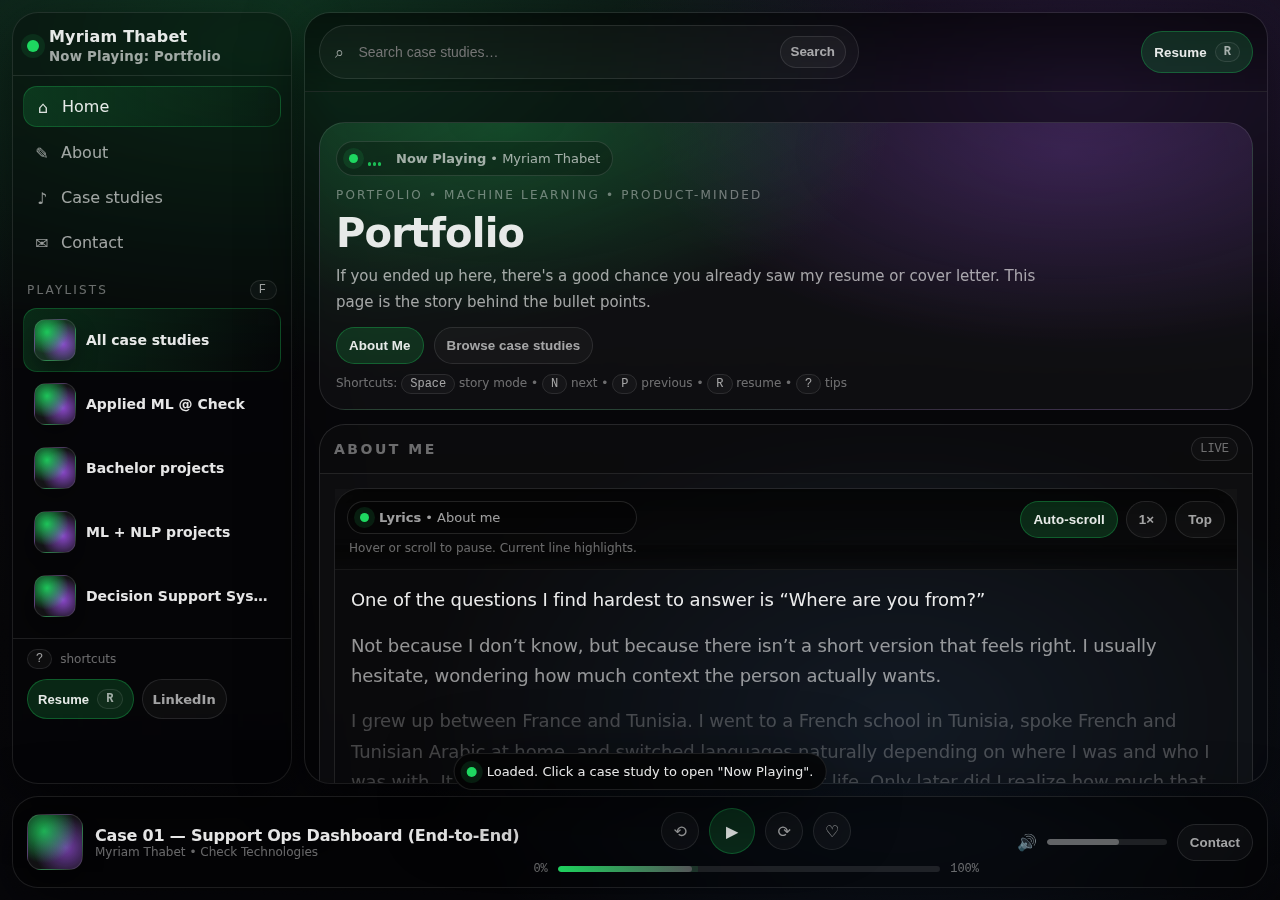
<file: index.html>
<!doctype html>
<html lang="en">
<head>
  <meta charset="utf-8" />
  <meta name="viewport" content="width=device-width,initial-scale=1" />
  <title>Myriam Thabet — Now Playing</title>
  <meta name="description" content="Portfolio Myriam Thabet." />
  <link rel="stylesheet" href="./styles.css" />
</head>

<body data-mode="focus">
  <div class="app">
    <aside class="sidebar" aria-label="Sidebar">
      <div class="sb-top">
        <div class="brand">
          <span class="dot"></span>
          <div>
            <div>Myriam Thabet</div>
            <small>Now Playing: Portfolio</small>
          </div>
        </div>
      </div>

      <nav class="sb-nav" aria-label="Primary navigation">
        <div class="nav-item active" data-jump="home">
          <span class="icon">⌂</span><span>Home</span>
        </div>
        <div class="nav-item" data-jump="about">
          <span class="icon">✎</span><span>About</span>
        </div>
        <div class="nav-item" data-jump="tracks">
          <span class="icon">♪</span><span>Case studies</span>
        </div>
        <div class="nav-item" data-jump="contact">
          <span class="icon">✉</span><span>Contact</span>
        </div>
      </nav>

      <div class="sb-section-title">
        <span>Playlists</span>
        <span class="kbd">F</span>
      </div>
      <div class="playlists" id="playlistWrap" aria-label="Playlists"></div>

      <div class="sb-bottom">
        <div class="hint">
          <span class="kbd">?</span>
          <span>shortcuts</span>
        </div>

        <div class="sb-links">
          <button class="btn primary" id="resumeBtnSide" title="Open resume (R)">Resume <span class="kbd">R</span></button>
          <a class="btn" target="_blank" rel="noreferrer" href="https://www.linkedin.com/in/myriam-thabet-772a3a229">LinkedIn</a>
        </div>
      </div>
    </aside>

    <main class="main" aria-label="Main">
      <div class="topbar">
        <div class="search" title="Search case studies (type and hit Enter)">
          <span class="icon">⌕</span>
          <input id="searchInput" placeholder="Search case studies…" aria-label="Search" />
          <button class="search-btn" id="searchBtn" title="Search">Search</button>
        </div>

        <div class="actions">
          <button class="btn primary" id="resumeBtn" title="Open resume link">
            <span>Resume</span> <span class="kbd">R</span>
          </button>
        </div>
      </div>

      <aside class="drawer" id="caseDrawer" aria-label="Case study" aria-hidden="true">
        <div class="drawer-head">
          <h4 id="caseTitle">Now Playing</h4>
          <button class="drawer-close" id="caseClose" aria-label="Close">Close</button>
        </div>
        <div class="drawer-body" id="caseBody"></div>
      </aside>

      <div class="content" id="content">
        <!-- Home Section -->
        <section class="hero hero-v2" id="home" style="margin-top:14px;">
          <div class="hero-left">
            <div class="np-pill" aria-label="Now Playing">
              <span class="np-dot" aria-hidden="true"></span>
              <span class="np-eq" aria-hidden="true"><i></i><i></i><i></i></span>
              <span><b>Now Playing</b> • Myriam Thabet</span>
            </div>

            <div class="hero-kicker">Portfolio • Machine Learning • Product-minded</div>

            <h1 class="hero-title">
              Portfolio
            </h1>

            <p class="hero-body">
              If you ended up here, there's a good chance you already saw my resume or cover letter.
              This page is the story behind the bullet points.
            </p>

            <div class="hero-cta">
              <button class="btn primary" data-jump="about">About Me</button>
              <button class="btn" data-jump="tracks">Browse case studies</button>
            </div>

            <div class="hero-hint">
              Shortcuts: <span class="kbd">Space</span> story mode • <span class="kbd">N</span> next •
              <span class="kbd">P</span> previous • <span class="kbd">R</span> resume • <span class="kbd">?</span> tips
            </div>
          </div>
        </section>

        <!-- About Me Section FIRST -->
        <section class="section" id="about">
          <div class="section-head">
            <h3>About Me</h3>
            <div class="count" id="lyricsStatus">LIVE</div>
          </div>

          <div class="lyrics-wrap">
            <div class="lyrics-card">
              <div class="lyrics-top">
                <div class="lyrics-title">
                  <div class="lyrics-pill">
                    <span class="lyrics-dot" aria-hidden="true"></span>
                    <span><b>Lyrics</b> • About me</span>
                  </div>
                  <div class="lyrics-sub">Hover or scroll to pause. Current line highlights.</div>
                </div>

                <div class="lyrics-controls">
                  <button class="btn primary" id="lyricsPlayBtn" title="Play / Pause lyrics">Auto-scroll</button>
                  <button class="btn" id="lyricsSpeedBtn" title="Change speed">1×</button>
                  <button class="btn" id="lyricsTopBtn" title="Back to top">Top</button>
                </div>
              </div>

              <div class="lyrics-fade-top"></div>
              <div class="lyrics-body" id="lyricsBody" tabindex="0" aria-label="Lyrics content">

                <p>One of the questions I find hardest to answer is “Where are you from?”</p>

                <p>Not because I don’t know, but because there isn’t a short version that feels right. I usually hesitate, wondering how much context the person actually wants.</p>

                <p>I grew up between France and Tunisia. I went to a French school in Tunisia, spoke French and Tunisian Arabic at home, and switched languages naturally depending on where I was and who I was with. It never felt unusual at the time. It was just life. Only later did I realize how much that constant switching shaped the way I think.</p>

                <p>Moving between contexts became normal early on. You learn to listen first, adjust quickly, and make sense of situations where the rules aren’t always explicit. That way of navigating things stayed with me.</p>

                <p>It shows up in my choices. I moved to the Netherlands for my studies, looking for an international environment where different ways of thinking coexist. Later, I spent an exchange semester at Korea University in Seoul, studying AI and data science while learning how to function day-to-day in a completely new setting. Some of the most interesting lessons had little to do with lectures and everything to do with adapting, observing, and reframing problems.</p>

                <p>I returned to Korea again later, this time for language school. Living there without the exchange-student bubble was slower and more demanding. Progress was less visible, but more meaningful. It taught me patience, consistency, and how much curiosity matters when things don’t come easily.</p>

                <p>Outside of work and studies, I like to keep moving. I enjoy backpacking, discovering new places and getting out of my comfort zone. Music is always present. I play piano, I spend too much time on playlists, and I pay attention to how sound can shape focus, energy, and mood without asking for attention.</p>

                <p>I also enjoy being part of communities, whether through volunteering, student initiatives, or language exchanges. I’m drawn to places where people with different backgrounds come together and figure things out collectively.</p>

                <p>So if you're wondering where I'm from, this is probably the long answer. And the projects below reflect the same instinct: working with ambiguous signals, understanding behavior in context, and turning complex systems into something interpretable.</p>

                <div class="lyrics-end">— end —</div>
              </div>
              <div class="lyrics-fade-bottom"></div>
            </div>
          </div>
        </section>

        <!-- Case Studies Section -->
        <section class="section" id="tracks" style="margin-top:14px;">
          <div class="section-head">
            <h3>Case studies</h3>
            <div class="count" id="trackCount">06</div>
          </div>

          <table class="tracks" aria-label="Case study list">
            <thead>
              <tr>
                <th class="idx">#</th>
                <th>Title</th>
                <th class="dur">Time</th>
              </tr>
            </thead>
            <tbody id="trackBody">
              <!-- populated by JS -->
            </tbody>
          </table>

          <div style="padding: 12px 14px; color: var(--faint); font-size:12px;">
            Tip: click any row to open the deep dive panel. Use the playlists on the left to filter.
          </div>
        </section>

        <!-- Contact Section -->
        <section class="section" id="contact" style="margin-top:14px;">
          <div class="section-head">
            <h3>Contact</h3>
            <div class="count">OK</div>
          </div>
          <div style="padding: 14px;">
            <div style="display:grid; grid-template-columns: 1fr 1fr; gap: 12px;">
              <div style="border:1px solid var(--line); border-radius: var(--radius2); background: rgba(0,0,0,.16); padding: 14px;">
                <div style="font-weight:850; font-size:16px;">Say hi</div>
                <p style="margin:10px 0 0; color: var(--muted); line-height:1.7;">
                  Interested in applied machine learning and personalization problems where prototypes have to work under real-world constraints.
                </p>
                <div style="margin-top:12px; display:flex; gap: 10px; flex-wrap: wrap;">
                  <a class="btn primary" href="mailto:thabetmyr@gmail.com">Email</a>
                  <a class="btn" target="_blank" rel="noreferrer" href="https://www.linkedin.com/in/myriam-thabet-772a3a229">LinkedIn</a>
                </div>
                <div style="margin-top:10px; color: var(--faint); font-size:12px;">
                  Tip: press <span class="kbd">R</span> to open resume link.
                </div>
              </div>

              <div style="border:1px solid var(--line); border-radius: var(--radius2); background: rgba(0,0,0,.16); padding: 14px;">
                <div style="font-weight:850; font-size:16px;">Site controls</div>
                <ul style="margin:10px 0 0; padding-left: 18px; color: var(--muted); line-height:1.8;">
                  <li><span class="kbd">Space</span> story mode</li>
                  <li><span class="kbd">N</span> next case</li>
                  <li><span class="kbd">P</span> previous case</li>
                  <li><span class="kbd">S</span> save</li>
                  <li><span class="kbd">R</span> resume</li>
                  <li><span class="kbd">?</span> tips toast</li>
                  <li><span class="kbd">Esc</span> close drawer</li>
                </ul>
              </div>
            </div>
          </div>
        </section>

        <div style="height: 18px;"></div>
      </div>
    </main>

    <footer class="player" aria-label="Player">
      <div class="now">
        <div class="cover" aria-hidden="true"></div>
        <div class="meta">
          <strong id="nowTitle">Case 01 — Support Ops Dashboard (End-to-End)</strong>
          <span id="nowArtist">Myriam Thabet • Selected Work</span>
        </div>
      </div>

      <div class="controls">
        <div class="ctrl-row">
          <div class="ctrl" id="prevBtn" title="Previous (P)">⟲</div>
          <div class="ctrl play" id="playBtn" title="Story mode (Space)">▶</div>
          <div class="ctrl" id="nextBtn" title="Next (N)">⟳</div>
          <div class="ctrl" id="likeBtn" title="Save (S)">♡</div>
        </div>
        <div class="bar" title="This shows the reading progress of the open case study">
          <span id="timeNow">0%</span>
          <div class="progress" id="progress"><i id="progressFill"></i></div>
          <span id="timeEnd">100%</span>
        </div>
      </div>

      <div class="right-controls">
        <div class="vol" title="Volume (cosmetic)">
          <span>🔊</span>
          <div class="volbar" id="volbar"><i id="volFill"></i></div>
        </div>
        <button class="btn" id="contactBtn" title="Contact">Contact</button>
      </div>
    </footer>
  </div>

  <div class="toast" id="toast" role="status" aria-live="polite">
    <span class="bubble"></span>
    <span id="toastText">Hello</span>
  </div>

  <script src="./main.js" defer></script>
</body>
</html>
</file>
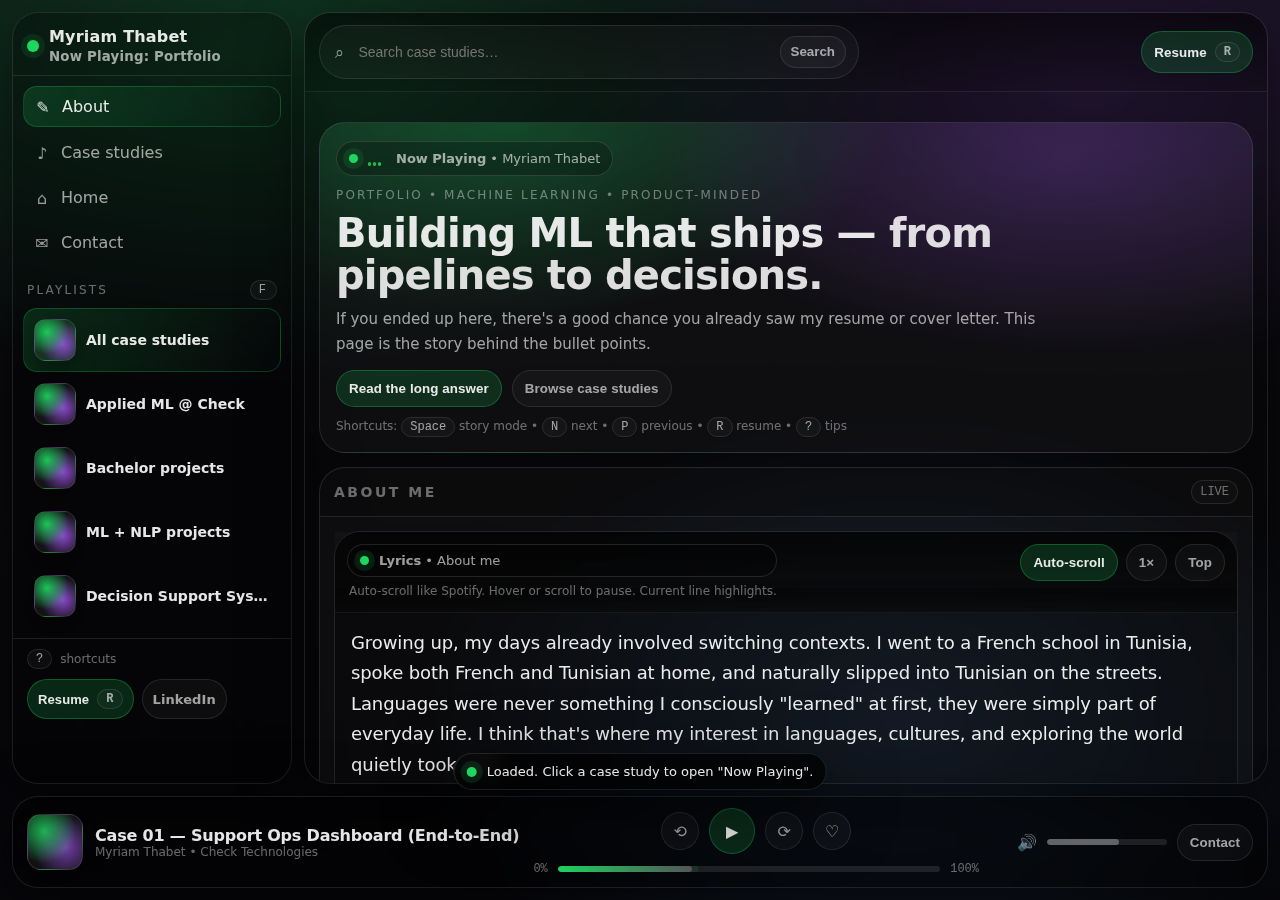
<file: index2.html>
<!doctype html>
<html lang="en">
<head>
  <meta charset="utf-8" />
  <meta name="viewport" content="width=device-width,initial-scale=1" />
  <title>Myriam Thabet — Now Playing</title>
  <meta name="description" content="Spotify-inspired playful portfolio for Myriam Thabet." />
  <link rel="stylesheet" href="./styles.css" />
</head>

<body data-mode="focus">
  <div class="app">
    <aside class="sidebar" aria-label="Sidebar">
      <div class="sb-top">
        <div class="brand">
          <span class="dot"></span>
          <div>
            <div>Myriam Thabet</div>
            <small>Now Playing: Portfolio</small>
          </div>
        </div>
      </div>

      <nav class="sb-nav" aria-label="Primary navigation">
        <div class="nav-item active" data-jump="about">
          <span class="icon">✎</span><span>About</span>
        </div>
        <div class="nav-item" data-jump="tracks">
          <span class="icon">♪</span><span>Case studies</span>
        </div>
        <div class="nav-item" data-jump="home">
          <span class="icon">⌂</span><span>Home</span>
        </div>
        <div class="nav-item" data-jump="contact">
          <span class="icon">✉</span><span>Contact</span>
        </div>
      </nav>

      <div class="sb-section-title">
        <span>Playlists</span>
        <span class="kbd">F</span>
      </div>
      <div class="playlists" id="playlistWrap" aria-label="Playlists"></div>

      <div class="sb-bottom">
        <div class="hint">
          <span class="kbd">?</span>
          <span>shortcuts</span>
        </div>

        <div class="sb-links">
          <button class="btn primary" id="resumeBtnSide" title="Open resume (R)">Resume <span class="kbd">R</span></button>
          <a class="btn" target="_blank" rel="noreferrer" href="https://www.linkedin.com/in/myriam-thabet-772a3a229">LinkedIn</a>
        </div>
      </div>
    </aside>

    <main class="main" aria-label="Main">
      <div class="topbar">
        <div class="search" title="Search case studies (type and hit Enter)">
          <span class="icon">⌕</span>
          <input id="searchInput" placeholder="Search case studies…" aria-label="Search" />
          <button class="search-btn" id="searchBtn" title="Search">Search</button>
        </div>

        <div class="actions">
          <button class="btn primary" id="resumeBtn" title="Open resume link">
            <span>Resume</span> <span class="kbd">R</span>
          </button>
        </div>
      </div>

      <aside class="drawer" id="caseDrawer" aria-label="Case study" aria-hidden="true">
        <div class="drawer-head">
          <h4 id="caseTitle">Now Playing</h4>
          <button class="drawer-close" id="caseClose" aria-label="Close">Close</button>
        </div>
        <div class="drawer-body" id="caseBody"></div>
      </aside>

      <div class="content" id="content">
        <!-- Home Section -->
        <section class="hero hero-v2" id="home" style="margin-top:14px;">
          <div class="hero-left">
            <div class="np-pill" aria-label="Now Playing">
              <span class="np-dot" aria-hidden="true"></span>
              <span class="np-eq" aria-hidden="true"><i></i><i></i><i></i></span>
              <span><b>Now Playing</b> • Myriam Thabet</span>
            </div>

            <div class="hero-kicker">Portfolio • Machine Learning • Product-minded</div>

            <h1 class="hero-title">
              Building ML that ships —
              <span class="hero-title-accent">from pipelines to decisions.</span>
            </h1>

            <p class="hero-body">
              If you ended up here, there's a good chance you already saw my resume or cover letter.
              This page is the story behind the bullet points.
            </p>

            <div class="hero-cta">
              <button class="btn primary" data-jump="about">Read the long answer</button>
              <button class="btn" data-jump="tracks">Browse case studies</button>
            </div>

            <div class="hero-hint">
              Shortcuts: <span class="kbd">Space</span> story mode • <span class="kbd">N</span> next •
              <span class="kbd">P</span> previous • <span class="kbd">R</span> resume • <span class="kbd">?</span> tips
            </div>
          </div>
        </section>

        <!-- About Me Section FIRST -->
        <section class="section" id="about">
          <div class="section-head">
            <h3>About Me</h3>
            <div class="count" id="lyricsStatus">LIVE</div>
          </div>

          <div class="lyrics-wrap">
            <div class="lyrics-card">
              <div class="lyrics-top">
                <div class="lyrics-title">
                  <div class="lyrics-pill">
                    <span class="lyrics-dot" aria-hidden="true"></span>
                    <span><b>Lyrics</b> • About me</span>
                  </div>
                  <div class="lyrics-sub">Auto-scroll like Spotify. Hover or scroll to pause. Current line highlights.</div>
                </div>

                <div class="lyrics-controls">
                  <button class="btn primary" id="lyricsPlayBtn" title="Play / Pause lyrics">Auto-scroll</button>
                  <button class="btn" id="lyricsSpeedBtn" title="Change speed">1×</button>
                  <button class="btn" id="lyricsTopBtn" title="Back to top">Top</button>
                </div>
              </div>

              <div class="lyrics-fade-top"></div>
              <div class="lyrics-body" id="lyricsBody" tabindex="0" aria-label="Lyrics content">

                <p>Growing up, my days already involved switching contexts. I went to a French school in Tunisia, spoke both French and Tunisian at home, and naturally slipped into Tunisian on the streets. Languages were never something I consciously "learned" at first, they were simply part of everyday life. I think that's where my interest in languages, cultures, and exploring the world quietly took root.</p>

                <p>Because of that, there's a question I've always found slightly tricky to answer. When someone asks where I'm from, I usually pause. Not because I don't know, but because there isn't one short sentence that really captures it. I never know whether to give the quick version or the longer one.</p>

                <p>I grew up between France and Tunisia, moving between different cultural reference points from an early age. That mix shaped how I think and how I approach new situations. Adapting feels natural to me, and curiosity usually takes the lead.</p>

                <p>It's a bit ironic, because I'm very comfortable with complex problems. I enjoy breaking down messy questions, thinking critically, and building solutions step by step. Yet that simple, everyday question still makes me hesitate.</p>

                <p>That background explains many of my choices later on. I moved to the Netherlands for my studies, drawn by the international environment, and eventually decided to spend an exchange semester at Korea University in Seoul. I studied AI and data science there, but a big part of the experience was learning how to live somewhere entirely new, navigating daily life in another language, and seeing familiar problems from a different angle.</p>

                <p>I enjoyed it enough to go back to Korea again later, this time specifically for language school. Living there without the exchange student bubble was a very different experience. It taught me patience, consistency, and how rewarding it can be to stay curious even when things feel unfamiliar for a while.</p>

                <p>Outside of work and studies, I love being on the move. I enjoy backpacking, wandering through cities without a plan, and taking long walks with a podcast playing in my ears. Music is a constant in my life. I play piano, I overthink playlists, and I like how sound can quietly shape a day.</p>

                <p>I've also always enjoyed being part of communities, whether through volunteering, student initiatives, or language exchanges. I'm drawn to spaces where people with different backgrounds come together and learn from each other.</p>

                <p>So if you're wondering where I'm from, this is probably the long answer. And this website is where I finally give it.</p>

                <div class="lyrics-end">— end —</div>
              </div>
              <div class="lyrics-fade-bottom"></div>
            </div>
          </div>
        </section>

        <!-- Case Studies Section -->
        <section class="section" id="tracks" style="margin-top:14px;">
          <div class="section-head">
            <h3>Case studies</h3>
            <div class="count" id="trackCount">06</div>
          </div>

          <table class="tracks" aria-label="Case study list">
            <thead>
              <tr>
                <th class="idx">#</th>
                <th>Title</th>
                <th class="dur">Time</th>
              </tr>
            </thead>
            <tbody id="trackBody">
              <!-- populated by JS -->
            </tbody>
          </table>

          <div style="padding: 12px 14px; color: var(--faint); font-size:12px;">
            Tip: click any row to open the deep dive panel. Use the playlists on the left to filter.
          </div>
        </section>

        <!-- Contact Section -->
        <section class="section" id="contact" style="margin-top:14px;">
          <div class="section-head">
            <h3>Contact</h3>
            <div class="count">OK</div>
          </div>
          <div style="padding: 14px;">
            <div style="display:grid; grid-template-columns: 1fr 1fr; gap: 12px;">
              <div style="border:1px solid var(--line); border-radius: var(--radius2); background: rgba(0,0,0,.16); padding: 14px;">
                <div style="font-weight:850; font-size:16px;">Say hi</div>
                <p style="margin:10px 0 0; color: var(--muted); line-height:1.7;">
                  Open to conversations about applied ML, personalization-style problems, and building prototypes that survive real constraints.
                </p>
                <div style="margin-top:12px; display:flex; gap: 10px; flex-wrap: wrap;">
                  <a class="btn primary" href="mailto:thabetmyr@gmail.com">Email</a>
                  <a class="btn" target="_blank" rel="noreferrer" href="https://www.linkedin.com/in/myriam-thabet-772a3a229">LinkedIn</a>
                </div>
                <div style="margin-top:10px; color: var(--faint); font-size:12px;">
                  Tip: press <span class="kbd">R</span> to open resume link.
                </div>
              </div>

              <div style="border:1px solid var(--line); border-radius: var(--radius2); background: rgba(0,0,0,.16); padding: 14px;">
                <div style="font-weight:850; font-size:16px;">Site controls</div>
                <ul style="margin:10px 0 0; padding-left: 18px; color: var(--muted); line-height:1.8;">
                  <li><span class="kbd">Space</span> story mode</li>
                  <li><span class="kbd">N</span> next case</li>
                  <li><span class="kbd">P</span> previous case</li>
                  <li><span class="kbd">S</span> save</li>
                  <li><span class="kbd">R</span> resume</li>
                  <li><span class="kbd">?</span> tips toast</li>
                  <li><span class="kbd">Esc</span> close drawer</li>
                </ul>
              </div>
            </div>
          </div>
        </section>

        <div style="height: 18px;"></div>
      </div>
    </main>

    <footer class="player" aria-label="Player">
      <div class="now">
        <div class="cover" aria-hidden="true"></div>
        <div class="meta">
          <strong id="nowTitle">Case 01 — Support Ops Dashboard (End-to-End)</strong>
          <span id="nowArtist">Myriam Thabet • Selected Work</span>
        </div>
      </div>

      <div class="controls">
        <div class="ctrl-row">
          <div class="ctrl" id="prevBtn" title="Previous (P)">⟲</div>
          <div class="ctrl play" id="playBtn" title="Story mode (Space)">▶</div>
          <div class="ctrl" id="nextBtn" title="Next (N)">⟳</div>
          <div class="ctrl" id="likeBtn" title="Save (S)">♡</div>
        </div>
        <div class="bar" title="This shows the reading progress of the open case study">
          <span id="timeNow">0%</span>
          <div class="progress" id="progress"><i id="progressFill"></i></div>
          <span id="timeEnd">100%</span>
        </div>
      </div>

      <div class="right-controls">
        <div class="vol" title="Volume (cosmetic)">
          <span>🔊</span>
          <div class="volbar" id="volbar"><i id="volFill"></i></div>
        </div>
        <button class="btn" id="contactBtn" title="Contact">Contact</button>
      </div>
    </footer>
  </div>

  <div class="toast" id="toast" role="status" aria-live="polite">
    <span class="bubble"></span>
    <span id="toastText">Hello</span>
  </div>

  <script src="./main.js" defer></script>
</body>
</html>
</file>
<file: styles.css>
:root{
  --bg: #0b0b10;
  --panel: rgba(255,255,255,.06);
  --panel2: rgba(255,255,255,.085);
  --text: rgba(255,255,255,.92);
  --muted: rgba(255,255,255,.66);
  --faint: rgba(255,255,255,.45);
  --line: rgba(255,255,255,.10);
  --chip: rgba(255,255,255,.08);
  --shadow: 0 16px 60px rgba(0,0,0,.55);
  --accent: #1ed760;
  --accent2: #58a6ff;
  --warn: #ff5b5b;
  --radius: 18px;
  --radius2: 26px;
  --font: ui-sans-serif, system-ui, -apple-system, Segoe UI, Roboto, Helvetica, Arial, "Apple Color Emoji","Segoe UI Emoji";
  --mono: ui-monospace, SFMono-Regular, Menlo, Monaco, Consolas, "Liberation Mono","Courier New", monospace;
  --blur: blur(14px);
  --noise: url("data:image/svg+xml,%3Csvg xmlns='http://www.w3.org/2000/svg' width='160' height='160'%3E%3Cfilter id='n'%3E%3CfeTurbulence type='fractalNoise' baseFrequency='.9' numOctaves='3' stitchTiles='stitch'/%3E%3C/filter%3E%3Crect width='160' height='160' filter='url(%23n)' opacity='.10'/%3E%3C/svg%3E");
}

[data-mode="focus"]{
  --bg: #07080a;
  --panel: rgba(255,255,255,.05);
  --panel2: rgba(255,255,255,.07);
  --text: rgba(255,255,255,.90);
  --muted: rgba(255,255,255,.62);
  --faint: rgba(255,255,255,.40);
  --line: rgba(255,255,255,.10);
  --chip: rgba(255,255,255,.07);
  --blur: blur(10px);
}

*{ box-sizing: border-box; }
html,body{ height:100%; }

body{
  margin:0;
  font-family: var(--font);
  color: var(--text);
  background:
    radial-gradient(1200px 600px at 20% 5%, rgba(30,215,96,.22), transparent 55%),
    radial-gradient(900px 500px at 85% 10%, rgba(168,85,247,.18), transparent 55%),
    radial-gradient(800px 500px at 70% 80%, rgba(88,166,255,.16), transparent 60%),
    linear-gradient(180deg, #0b0b10, #07070a 70%, #06060a);
  overflow:hidden;
}

body::before{
  content:"";
  position:fixed; inset:0;
  background-image: var(--noise);
  pointer-events:none;
  mix-blend-mode: overlay;
  opacity:.35;
}

a{ color: inherit; text-decoration: none; }

.kbd{
  font-family: var(--mono);
  font-size: 12px;
  padding: 2px 8px;
  border: 1px solid var(--line);
  border-radius: 10px;
  color: var(--muted);
  background: rgba(255,255,255,.03);
}

/* Layout */
.app{
  height: 100%;
  display:grid;
  grid-template-columns: 280px 1fr;
  grid-template-rows: 1fr 92px;
  grid-template-areas:
    "sidebar main"
    "player  player";
  gap: 12px;
  padding: 12px;
}

.sidebar{
  grid-area: sidebar;
  border-radius: var(--radius2);
  background: rgba(0,0,0,.35);
  border: 1px solid var(--line);
  box-shadow: var(--shadow);
  backdrop-filter: var(--blur);
  -webkit-backdrop-filter: var(--blur);
  overflow:hidden;
  display:flex;
  flex-direction: column;
  min-height:0;
}

.main{
  grid-area: main;
  border-radius: var(--radius2);
  background: rgba(0,0,0,.25);
  border: 1px solid var(--line);
  box-shadow: var(--shadow);
  backdrop-filter: var(--blur);
  -webkit-backdrop-filter: var(--blur);
  overflow:hidden;
  display:flex;
  flex-direction: column;
  min-height:0;
  position:relative;
}

.player{
  grid-area: player;
  border-radius: var(--radius2);
  background: rgba(0,0,0,.50);
  border: 1px solid var(--line);
  box-shadow: var(--shadow);
  backdrop-filter: var(--blur);
  -webkit-backdrop-filter: var(--blur);
  overflow:hidden;
  display:flex;
  align-items:center;
  padding: 12px 14px;
  gap: 14px;
  position:relative;
}

/* Sidebar content */
.sb-top{
  padding: 14px 14px 10px;
  border-bottom: 1px solid var(--line);
}
.brand{
  display:flex;
  align-items:center;
  gap: 10px;
  font-weight: 800;
  letter-spacing: .2px;
}
.dot{
  width: 12px; height:12px;
  border-radius: 50%;
  background: var(--accent);
  box-shadow: 0 0 0 6px rgba(30,215,96,.10);
}
.brand small{
  font-weight: 600;
  color: var(--muted);
}

.sb-nav{
  padding: 10px 10px 6px;
  display:flex;
  flex-direction: column;
  gap: 6px;
}
.nav-item{
  display:flex;
  align-items:center;
  gap: 10px;
  padding: 10px 10px;
  border-radius: 14px;
  color: var(--muted);
  transition: .15s ease;
  cursor:pointer;
  user-select:none;
}
.nav-item:hover{
  background: var(--panel);
  color: var(--text);
  transform: translateY(-1px);
}
.nav-item.active{
  background: linear-gradient(90deg, rgba(30,215,96,.16), rgba(255,255,255,0));
  border: 1px solid rgba(30,215,96,.25);
  color: var(--text);
}
.icon{
  width: 18px; height: 18px;
  display:inline-grid;
  place-items:center;
  opacity:.95;
}

.sb-section-title{
  padding: 12px 14px 8px;
  color: var(--faint);
  font-size: 12px;
  letter-spacing: .18em;
  text-transform: uppercase;
  display:flex;
  justify-content: space-between;
  align-items:center;
}

.playlists{
  padding: 0 10px 10px;
  overflow:auto;
  min-height:0;
}
.playlist{
  padding: 10px 10px;
  border-radius: 14px;
  display:flex;
  gap: 10px;
  align-items:center;
  cursor:pointer;
  transition:.15s ease;
  color: var(--muted);
  border: 1px solid transparent;
  position:relative;
}
.playlist:hover{
  background: var(--panel);
  color: var(--text);
  border-color: var(--line);
}
.playlist.active{
  background: linear-gradient(90deg, rgba(30,215,96,.16), rgba(255,255,255,0));
  border: 1px solid rgba(30,215,96,.25);
  color: var(--text);
}
.pl-art{
  width: 42px; height: 42px;
  border-radius: 12px;
  background:
    radial-gradient(circle at 30% 30%, rgba(30,215,96,.9), transparent 55%),
    radial-gradient(circle at 70% 60%, rgba(168,85,247,.8), transparent 60%),
    rgba(255,255,255,.06);
  border: 1px solid rgba(255,255,255,.10);
  box-shadow: 0 10px 22px rgba(0,0,0,.30);
  flex: 0 0 auto;
}
.pl-meta{
  display:flex;
  flex-direction: column;
  min-width:0;
  position: relative;
}
.pl-meta strong{
  font-size: 14px;
  color: var(--text);
  white-space:nowrap;
  overflow:hidden;
  text-overflow: ellipsis;
}

/* Tooltip bubble subtitle (hover only) */
.pl-tooltip{
  position: absolute;
  left: 0;
  top: calc(100% + 8px);
  z-index: 20;
  padding: 8px 10px;
  border-radius: 12px;
  border: 1px solid rgba(255,255,255,.10);
  background: rgba(0,0,0,.78);
  backdrop-filter: var(--blur);
  -webkit-backdrop-filter: var(--blur);
  box-shadow: 0 18px 50px rgba(0,0,0,.55);
  color: var(--muted);
  font-size: 12px;
  line-height: 1.45;
  width: max-content;
  max-width: 220px;
  white-space: normal;
  opacity: 0;
  transform: translateY(-4px);
  pointer-events: none;
  transition: opacity .14s ease, transform .14s ease;
}
.playlist:hover .pl-tooltip,
.playlist:focus-within .pl-tooltip{
  opacity: 1;
  transform: translateY(0);
}
.pl-tooltip::before{
  content:"";
  position:absolute;
  left: 18px;
  top: -6px;
  width: 10px;
  height: 10px;
  transform: rotate(45deg);
  background: rgba(0,0,0,.78);
  border-left: 1px solid rgba(255,255,255,.10);
  border-top: 1px solid rgba(255,255,255,.10);
}

.sb-bottom{
  padding: 10px 14px 14px;
  border-top: 1px solid var(--line);
  display:flex;
  flex-direction: column;
  gap: 10px;
}
.hint{
  display:flex;
  align-items:center;
  gap: 8px;
  color: var(--faint);
  font-size: 12px;
  white-space:nowrap;
}
.sb-links{
  display:flex;
  gap: 8px;
  flex-wrap: wrap;
}
.sb-links .btn{
  padding: 9px 10px;
  font-size: 13px;
}

/* Main top bar */
.topbar{
  padding: 12px 14px;
  border-bottom: 1px solid var(--line);
  display:flex;
  align-items:center;
  justify-content: space-between;
  gap: 12px;
  background: linear-gradient(180deg, rgba(0,0,0,.45), rgba(0,0,0,.10));
}
.search{
  flex: 1;
  max-width: 540px;
  display:flex;
  align-items:center;
  gap: 10px;
  padding: 10px 12px;
  border-radius: 999px;
  border: 1px solid var(--line);
  background: rgba(255,255,255,.03);
  color: var(--muted);
  transition:.15s ease;
}
.search:focus-within{
  border-color: rgba(30,215,96,.40);
  box-shadow: 0 0 0 5px rgba(30,215,96,.12);
  color: var(--text);
}
.search input{
  width:100%;
  border:0;
  outline:0;
  background: transparent;
  color: var(--text);
  font-size: 14px;
}
.search-btn{
  border: 1px solid var(--line);
  background: rgba(255,255,255,.04);
  color: var(--muted);
  padding: 8px 10px;
  border-radius: 999px;
  cursor: pointer;
  font-weight: 650;
  transition: .15s ease;
  height: 32px;
  line-height: 1;
}
.search-btn:hover{
  color: var(--text);
  background: rgba(255,255,255,.07);
}

.actions{
  display:flex;
  align-items:center;
  gap: 8px;
}
.btn{
  border: 1px solid var(--line);
  background: rgba(255,255,255,.03);
  color: var(--muted);
  padding: 10px 12px;
  border-radius: 999px;
  cursor:pointer;
  transition:.15s ease;
  user-select:none;
  display:inline-flex;
  align-items:center;
  gap: 8px;
  font-weight: 650;
  letter-spacing:.1px;
}
.btn:hover{
  transform: translateY(-1px);
  color: var(--text);
  background: rgba(255,255,255,.06);
}
.btn.primary{
  background: rgba(30,215,96,.16);
  border-color: rgba(30,215,96,.30);
  color: var(--text);
}
.btn.primary:hover{
  background: rgba(30,215,96,.24);
}

/* Main content */
.content{
  padding: 16px 14px 14px;
  overflow:auto;
  min-height:0;
}

/* Hero v2 */
.hero{
  border-radius: var(--radius2);
  border: 1px solid var(--line);
  background:
    radial-gradient(700px 350px at 20% 0%, rgba(30,215,96,.22), transparent 55%),
    radial-gradient(680px 320px at 80% 10%, rgba(168,85,247,.18), transparent 60%),
    rgba(255,255,255,.03);
  padding: 18px 16px;
  display:flex;
  align-items: flex-start;
  justify-content: space-between;
  gap: 14px;
  position:relative;
  overflow:hidden;
}
.hero-v2 .hero-left{ max-width: 860px; }

.np-pill{
  display:inline-flex;
  align-items:center;
  gap: 10px;
  padding: 9px 12px;
  border-radius: 999px;
  border: 1px solid rgba(255,255,255,.12);
  background: rgba(0,0,0,.25);
  color: var(--muted);
  font-size: 13px;
  margin-bottom: 12px;
}

.np-dot{
  width: 9px; height: 9px;
  border-radius: 50%;
  background: var(--accent);
  box-shadow: 0 0 0 6px rgba(30,215,96,.12);
  animation: pulse 1400ms ease-in-out infinite;
}

@keyframes pulse{
  0%,100%{ transform: scale(1); opacity: .9; }
  50%{ transform: scale(1.25); opacity: 1; }
}

.np-eq{
  width: 18px; height: 14px;
  display:flex;
  gap: 2px;
  align-items:flex-end;
}
.np-eq i{
  width: 3px;
  height: 4px;
  border-radius: 2px;
  background: var(--accent);
  opacity:.85;
  animation: npBounce 700ms infinite ease-in-out;
}
.np-eq i:nth-child(2){ animation-delay: 120ms; }
.np-eq i:nth-child(3){ animation-delay: 240ms; }

@keyframes npBounce{
  0%,100%{ height: 4px; }
  50%{ height: 14px; }
}

.hero-kicker{
  color: var(--faint);
  font-size: 12px;
  letter-spacing: .18em;
  text-transform: uppercase;
  margin-bottom: 10px;
}

.hero-title{
  margin: 0 0 10px;
  font-size: 40px;
  line-height: 1.06;
  letter-spacing: -0.8px;
}
.hero-title-accent{ color: rgba(255,255,255,.86); }

.hero-body{
  margin: 0;
  color: var(--muted);
  font-size: 15px;
  line-height: 1.7;
  max-width: 720px;
}

.hero-cta{
  display:flex;
  flex-wrap:wrap;
  gap: 10px;
  margin-top: 12px;
}

.hero-hint{
  margin-top: 12px;
  color: var(--faint);
  font-size: 12px;
}

.hero-right{
  min-width: 220px;
  display:flex;
  flex-direction: column;
  gap: 10px;
  align-items:flex-end;
}
.mini-card{
  width: 240px;
  border-radius: var(--radius);
  border: 1px solid var(--line);
  background: rgba(0,0,0,.20);
  padding: 12px;
}
.mini-card h4{
  margin:0 0 6px;
  font-size: 13px;
  letter-spacing: .16em;
  text-transform: uppercase;
  color: var(--faint);
}
.mini-card p{
  margin:0;
  font-size: 14px;
  color: var(--muted);
  line-height: 1.5;
}

.section{
  margin-top: 14px;
  border-radius: var(--radius2);
  border: 1px solid var(--line);
  background: rgba(255,255,255,.03);
  overflow:hidden;
}
.section-head{
  padding: 12px 14px;
  border-bottom: 1px solid var(--line);
  display:flex;
  align-items:center;
  justify-content: space-between;
  gap: 10px;
  background: rgba(0,0,0,.20);
}
.section-head h3{
  margin:0;
  font-size: 14px;
  letter-spacing: .18em;
  text-transform: uppercase;
  color: var(--faint);
  display:flex;
  align-items:center;
  gap: 10px;
}
.section-head .count{
  font-family: var(--mono);
  font-size: 12px;
  color: var(--faint);
  border: 1px solid var(--line);
  background: rgba(255,255,255,.02);
  padding: 4px 8px;
  border-radius: 999px;
}

/* Tracklist */
.tracks{
  width:100%;
  border-collapse: collapse;
}
.tracks th, .tracks td{
  padding: 10px 14px;
  border-bottom: 1px solid rgba(255,255,255,.06);
  vertical-align: middle;
  font-size: 14px;
}
.tracks thead th{
  font-size: 12px;
  letter-spacing: .18em;
  text-transform: uppercase;
  color: var(--faint);
  background: rgba(0,0,0,.16);
  position: sticky;
  top: 0;
  backdrop-filter: var(--blur);
  -webkit-backdrop-filter: var(--blur);
  z-index: 2;
}
.tracks tbody tr{
  cursor:pointer;
  transition: .12s ease;
}
.tracks tbody tr:hover{
  background: rgba(255,255,255,.04);
}
.tracks tbody tr.active{
  background: rgba(30,215,96,.10);
  outline: 1px solid rgba(30,215,96,.22);
}
.tracks .idx{
  width: 54px;
  color: var(--faint);
  font-family: var(--mono);
  font-size: 13px;
}
.track-title{
  display:flex;
  align-items:center;
  gap: 10px;
  min-width: 0;
}
.t-art{
  width: 38px; height: 38px;
  border-radius: 10px;
  background: rgba(255,255,255,.06);
  border: 1px solid rgba(255,255,255,.10);
  display:grid;
  place-items:center;
  flex: 0 0 auto;
  position:relative;
  overflow:hidden;
}
.t-art::before{
  content:"";
  position:absolute; inset:-20%;
  background:
    radial-gradient(circle at 30% 30%, rgba(30,215,96,.8), transparent 60%),
    radial-gradient(circle at 70% 60%, rgba(168,85,247,.65), transparent 65%);
  transform: rotate(12deg);
  opacity:.9;
}
.t-meta{
  display:flex;
  flex-direction: column;
  min-width:0;
}
.t-meta strong{
  white-space:nowrap; overflow:hidden; text-overflow: ellipsis;
}
.t-meta span{
  color: var(--faint);
  font-size: 12px;
  white-space:nowrap; overflow:hidden; text-overflow: ellipsis;
}
.dur{
  width: 80px;
  text-align:right;
  color: var(--faint);
  font-family: var(--mono);
  font-size: 13px;
}

/* Drawer (Case Study) */
.drawer{
  position:absolute;
  top: 12px;
  right: 12px;
  width: min(520px, calc(100% - 24px));
  border-radius: var(--radius2);
  border: 1px solid var(--line);
  background: rgba(0,0,0,.72);
  box-shadow: 0 24px 80px rgba(0,0,0,.60);
  backdrop-filter: var(--blur);
  -webkit-backdrop-filter: var(--blur);
  transform: translateY(-10px);
  opacity:0;
  pointer-events:none;
  transition: .18s ease;
  overflow:hidden;
  z-index: 50;
}
.drawer.open{
  transform: translateY(0);
  opacity:1;
  pointer-events:auto;
}
.drawer-head{
  padding: 12px 14px;
  border-bottom: 1px solid var(--line);
  display:flex;
  justify-content: space-between;
  align-items:center;
  gap: 10px;
}
.drawer-head h4{
  margin:0;
  font-size: 13px;
  letter-spacing: .16em;
  text-transform: uppercase;
  color: var(--faint);
}
.drawer-body{
  padding: 12px 14px 14px;
  color: var(--muted);
  font-size: 14px;
  line-height: 1.55;
  max-height: 70vh;
  overflow:auto;
}
.drawer-close{
  border: 1px solid var(--line);
  background: rgba(255,255,255,.04);
  color: var(--muted);
  padding: 8px 10px;
  border-radius: 999px;
  cursor:pointer;
  transition:.15s ease;
}
.drawer-close:hover{ color: var(--text); transform: translateY(-1px); }

.kicker{
  color: var(--faint);
  font-size: 12px;
  letter-spacing: .18em;
  text-transform: uppercase;
  margin: 14px 0 6px;
}
.bullets{
  margin: 8px 0 0;
  padding-left: 18px;
  color: var(--muted);
  line-height:1.7;
}
.chips{
  display:flex;
  gap: 6px;
  flex-wrap:wrap;
  margin-top: 10px;
}
.chip{
  font-size: 12px;
  color: var(--muted);
  background: var(--chip);
  border: 1px solid rgba(255,255,255,.08);
  padding: 4px 8px;
  border-radius: 999px;
  white-space:nowrap;
}
.notice{
  margin-top: 12px;
  padding: 10px 12px;
  border: 1px solid rgba(255,255,255,.10);
  border-radius: 14px;
  background: rgba(255,255,255,.03);
  color: var(--faint);
  font-size: 13px;
  line-height:1.6;
}

/* Lyrics (Spotify-style About) + highlight */
.lyrics-wrap{ padding: 14px; }

.lyrics-card{
  border: 1px solid var(--line);
  border-radius: var(--radius2);
  background: rgba(0,0,0,.16);
  overflow:hidden;
  position: relative;
}

.lyrics-top{
  position: sticky;
  top: 0;
  z-index: 5;
  padding: 12px 12px;
  border-bottom: 1px solid rgba(255,255,255,.08);
  background: linear-gradient(180deg, rgba(0,0,0,.62), rgba(0,0,0,.20));
  backdrop-filter: var(--blur);
  -webkit-backdrop-filter: var(--blur);
  display:flex;
  align-items:flex-start;
  justify-content: space-between;
  gap: 12px;
}

.lyrics-pill{
  display:inline-flex;
  align-items:center;
  gap: 10px;
  padding: 8px 12px;
  border-radius: 999px;
  border: 1px solid rgba(255,255,255,.12);
  background: rgba(0,0,0,.25);
  color: var(--muted);
  font-size: 13px;
}

.lyrics-dot{
  width: 9px; height: 9px;
  border-radius: 50%;
  background: var(--accent);
  box-shadow: 0 0 0 6px rgba(30,215,96,.12);
  animation: pulse 1400ms ease-in-out infinite;
}

.lyrics-title{ display:flex; flex-direction:column; gap: 6px; }
.lyrics-sub{
  color: var(--faint);
  font-size: 12px;
  line-height: 1.4;
  padding-left: 2px;
}

.lyrics-controls{
  display:flex;
  gap: 8px;
  flex-wrap: wrap;
  justify-content: flex-end;
}

.lyrics-body{
  max-height: 520px;
  overflow:auto;
  padding: 16px 16px 18px;
  scroll-behavior: smooth;
}

.lyrics-body p{
  margin: 0 0 14px;
  color: rgba(255,255,255,.44);
  font-size: 18px;
  line-height: 1.7;
  letter-spacing: -0.1px;
  transition: opacity .14s ease, transform .14s ease, color .14s ease;
  opacity: .55;
  transform: translateY(0);
}

.lyrics-body p.is-active{
  color: rgba(255,255,255,.92);
  opacity: 1;
  transform: translateY(-1px);
}

.lyrics-body p.is-near{
  color: rgba(255,255,255,.72);
  opacity: .78;
}

.lyrics-body p:hover{
  color: rgba(255,255,255,.92);
  opacity: 1;
}

.lyrics-fade-top,
.lyrics-fade-bottom{
  position:absolute;
  left:0; right:0;
  height: 26px;
  pointer-events:none;
  z-index: 4;
}
.lyrics-fade-top{
  top: 56px; /* just under sticky header */
  background: linear-gradient(180deg, rgba(0,0,0,.42), rgba(0,0,0,0));
}
.lyrics-fade-bottom{
  bottom: 0;
  background: linear-gradient(0deg, rgba(0,0,0,.42), rgba(0,0,0,0));
}

.lyrics-end{
  margin-top: 10px;
  padding-top: 8px;
  border-top: 1px solid rgba(255,255,255,.08);
  color: var(--faint);
  font-family: var(--mono);
  font-size: 12px;
  text-align:center;
}

/* Player */
.now{
  display:flex;
  align-items:center;
  gap: 12px;
  min-width: 260px;
}
.cover{
  width: 56px; height: 56px;
  border-radius: 14px;
  border: 1px solid rgba(255,255,255,.12);
  background:
    radial-gradient(circle at 30% 30%, rgba(30,215,96,.8), transparent 60%),
    radial-gradient(circle at 70% 60%, rgba(168,85,247,.65), transparent 65%),
    rgba(255,255,255,.06);
  box-shadow: 0 12px 22px rgba(0,0,0,.35);
  position:relative;
  overflow:hidden;
}
.meta{
  min-width:0;
  display:flex;
  flex-direction: column;
}
.meta strong{
  white-space:nowrap; overflow:hidden; text-overflow: ellipsis;
  letter-spacing: -.2px;
}
.meta span{
  color: var(--faint);
  font-size: 12px;
  white-space:nowrap; overflow:hidden; text-overflow: ellipsis;
}

.controls{
  flex: 1;
  display:flex;
  flex-direction: column;
  align-items:center;
  gap: 8px;
  min-width: 260px;
}
.ctrl-row{
  display:flex;
  align-items:center;
  gap: 10px;
}
.ctrl{
  width: 38px; height:38px;
  border-radius: 999px;
  border: 1px solid var(--line);
  background: rgba(255,255,255,.03);
  display:grid;
  place-items:center;
  cursor:pointer;
  transition:.15s ease;
  color: var(--muted);
  user-select:none;
}
.ctrl:hover{ transform: translateY(-1px); color: var(--text); background: rgba(255,255,255,.06); }
.ctrl.play{
  width: 46px; height:46px;
  background: rgba(30,215,96,.16);
  border-color: rgba(30,215,96,.30);
  color: var(--text);
}
.ctrl.play:hover{ background: rgba(30,215,96,.24); }

.bar{
  width: min(640px, 100%);
  display:flex;
  align-items:center;
  gap: 10px;
  color: var(--faint);
  font-family: var(--mono);
  font-size: 12px;
}
.progress{
  flex: 1;
  height: 6px;
  border-radius: 999px;
  background: rgba(255,255,255,.10);
  position:relative;
  overflow:hidden;
  cursor:pointer;
}
.progress > i{
  position:absolute; left:0; top:0; bottom:0;
  width: 35%;
  background: linear-gradient(90deg, var(--accent), rgba(255,255,255,.25));
  border-radius: 999px;
  box-shadow: 0 0 0 6px rgba(30,215,96,.12);
}

.right-controls{
  display:flex;
  align-items:center;
  justify-content:flex-end;
  gap: 10px;
  min-width: 260px;
}
.vol{
  display:flex;
  align-items:center;
  gap: 10px;
  color: var(--muted);
}
.volbar{
  width: 120px; height: 6px;
  border-radius: 999px;
  background: rgba(255,255,255,.10);
  position:relative;
  overflow:hidden;
  cursor:pointer;
}
.volbar i{
  position:absolute; left:0; top:0; bottom:0;
  width: 60%;
  background: rgba(255,255,255,.30);
  border-radius: 999px;
}

/* Toast */
.toast{
  position: fixed;
  left: 50%;
  bottom: 110px;
  transform: translateX(-50%) translateY(8px);
  opacity:0;
  pointer-events:none;
  transition: .18s ease;
  border-radius: 999px;
  border: 1px solid var(--line);
  background: rgba(0,0,0,.75);
  color: var(--text);
  padding: 10px 12px;
  box-shadow: 0 20px 70px rgba(0,0,0,.55);
  font-size: 13px;
  display:flex;
  align-items:center;
  gap: 10px;
  backdrop-filter: var(--blur);
  -webkit-backdrop-filter: var(--blur);
  z-index: 999;
}
.toast.show{
  opacity:1;
  transform: translateX(-50%) translateY(0);
}
.toast .bubble{
  width: 10px; height:10px; border-radius:50%;
  background: var(--accent);
  box-shadow: 0 0 0 6px rgba(30,215,96,.12);
}

/* Responsive */
@media (max-width: 980px){
  body{ overflow:auto; }
  .app{
    grid-template-columns: 1fr;
    grid-template-rows: auto 1fr 92px;
    grid-template-areas:
      "sidebar"
      "main"
      "player";
  }
  .sidebar{ height: 420px; }
  .hero{ flex-direction: column; }
  .hero-right{ align-items:flex-start; }
  .mini-card{ width: 100%; }
  .now, .right-controls{ min-width: 0; }
  .bar{ width: 100%; }
  .topbar{ flex-wrap: wrap; }
  .search{ max-width: 100%; }
  .drawer{ width: calc(100% - 24px); }
}

/* Hide scrollbars but keep scroll */
.content::-webkit-scrollbar,
.playlists::-webkit-scrollbar,
.drawer-body::-webkit-scrollbar,
.lyrics-body::-webkit-scrollbar{ width: 10px; }

.content::-webkit-scrollbar-thumb,
.playlists::-webkit-scrollbar-thumb,
.drawer-body::-webkit-scrollbar-thumb,
.lyrics-body::-webkit-scrollbar-thumb{
  background: rgba(255,255,255,.10);
  border-radius: 999px;
  border: 2px solid rgba(0,0,0,.0);
  background-clip: padding-box;
}
</file>
